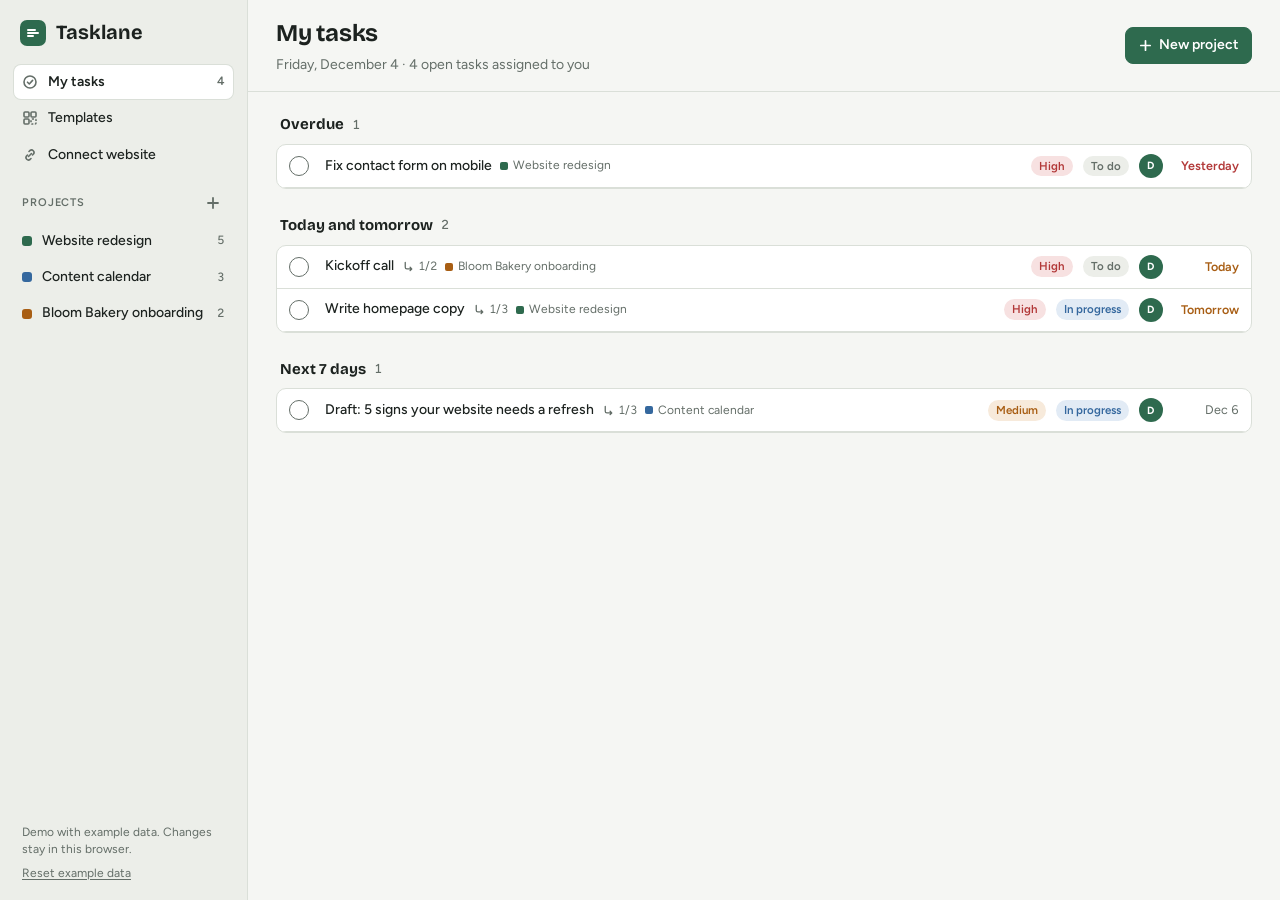
<file: demo/index.html>
<!doctype html>
<html lang="en">
<head>
<meta charset="utf-8">
<meta name="viewport" content="width=device-width, initial-scale=1, viewport-fit=cover">
<style>body{margin:0}img{max-width:100%}[hidden]{display:none!important}</style>
<title>Tasklane</title>
<link rel="preconnect" href="https://fonts.googleapis.com">
<link rel="preconnect" href="https://fonts.gstatic.com" crossorigin>
<link rel="stylesheet" href="https://fonts.googleapis.com/css2?family=Bricolage+Grotesque:opsz,wght@12..96,600;12..96,700&family=Figtree:wght@400;500;600;700&family=JetBrains+Mono:wght@400;500&display=swap">
<style>
/* Layout: fixed left rail (nav + projects), work area on the right, task detail slides in as a drawer. */
:root {
  --bg: #F5F6F3; --surface: #FFFFFF; --sunken: #ECEEE9; --fg: #1C221F; --muted: #646E68; --line: #DADFD8;
  --accent: #2E6A4E; --accent-soft: #E1EDE5; --on-accent: #FFFFFF;
  --info: #35689E; --info-soft: #E2EBF5; --warn: #A85E14; --warn-soft: #F7EADB; --danger: #B23838; --danger-soft: #F7E1E1;
  --ok: #2E7A4C; --ok-soft: #DFF0E5;
  --shadow: 0 1px 2px rgba(20,30,25,.06), 0 6px 24px rgba(20,30,25,.08);
  --f-display: "Bricolage Grotesque", "Avenir Next", "Segoe UI", system-ui, sans-serif;
  --f-body: "Figtree", "Segoe UI", system-ui, -apple-system, sans-serif;
  --f-mono: "JetBrains Mono", ui-monospace, "SFMono-Regular", Menlo, monospace;
}
@media (prefers-color-scheme: dark) { :root:not([data-theme="light"]) {
  --bg: #131715; --surface: #1B201D; --sunken: #232925; --fg: #E5EAE6; --muted: #98A39C; --line: #2F3732;
  --accent: #6DBE93; --accent-soft: #213329; --on-accent: #0E1912;
  --info: #84B2E3; --info-soft: #1F2C3B; --warn: #E3A35F; --warn-soft: #3A2C1C; --danger: #E88383; --danger-soft: #3B2222;
  --ok: #6DBE93; --ok-soft: #1F3328; --shadow: 0 1px 2px rgba(0,0,0,.3), 0 8px 28px rgba(0,0,0,.35); color-scheme: dark; } }
:root[data-theme="dark"] {
  --bg: #131715; --surface: #1B201D; --sunken: #232925; --fg: #E5EAE6; --muted: #98A39C; --line: #2F3732;
  --accent: #6DBE93; --accent-soft: #213329; --on-accent: #0E1912;
  --info: #84B2E3; --info-soft: #1F2C3B; --warn: #E3A35F; --warn-soft: #3A2C1C; --danger: #E88383; --danger-soft: #3B2222;
  --ok: #6DBE93; --ok-soft: #1F3328; --shadow: 0 1px 2px rgba(0,0,0,.3), 0 8px 28px rgba(0,0,0,.35); color-scheme: dark; }

html, body { height: 100%; }
body { background: var(--bg); color: var(--fg); font-family: var(--f-body); font-size: 14px; line-height: 1.45; }
* { box-sizing: border-box; }
button, input, select, textarea { font: inherit; color: inherit; }
button { cursor: pointer; }
:focus-visible { outline: 2px solid var(--accent); outline-offset: 2px; }
h1, h2, h3 { font-family: var(--f-display); text-wrap: balance; margin: 0; letter-spacing: -.01em; }

.app { display: grid; grid-template-columns: 248px minmax(0, 1fr); height: 100%; }
.side { background: var(--sunken); border-right: 1px solid var(--line); display: flex; flex-direction: column; gap: 18px;
  padding-block: 18px; padding-left: max(14px, env(safe-area-inset-left, 0px)); padding-right: 14px; overflow-y: auto; }
.brand { display: flex; align-items: center; gap: 10px; font-family: var(--f-display); font-weight: 700; font-size: 20px; padding: 0 6px; }
.brand-mark { width: 26px; height: 26px; border-radius: 7px; background: var(--accent); display: grid; place-items: center; }
.brand-mark svg { width: 16px; height: 16px; }
.nav { display: flex; flex-direction: column; gap: 2px; }
.nav-label { font-size: 11px; text-transform: uppercase; letter-spacing: .08em; color: var(--muted); font-weight: 600; padding: 0 8px 6px; display: flex; justify-content: space-between; align-items: center; }
.nav-item { display: flex; align-items: center; gap: 10px; padding: 7px 8px; border-radius: 7px; border: 0; background: none; text-align: left; width: 100%; font-weight: 500; }
.nav-item:hover { background: var(--line); }
.nav-item.active { background: var(--surface); box-shadow: 0 0 0 1px var(--line); font-weight: 600; }
.nav-item svg { width: 16px; height: 16px; flex: none; color: var(--muted); }
.nav-item .count { margin-left: auto; font-size: 12px; color: var(--muted); font-variant-numeric: tabular-nums; }
.dot { width: 10px; height: 10px; border-radius: 3px; flex: none; }
.icon-btn { border: 0; background: none; width: 26px; height: 26px; border-radius: 6px; display: grid; place-items: center; color: var(--muted); }
.icon-btn:hover { background: var(--line); color: var(--fg); }
.icon-btn svg { width: 16px; height: 16px; }
.side-foot { margin-top: auto; font-size: 12px; color: var(--muted); padding: 0 8px; display: flex; flex-direction: column; gap: 6px; }
.link-btn { border: 0; background: none; padding: 0; color: var(--muted); text-decoration: underline; text-underline-offset: 2px; text-align: left; font-size: 12px; }
.link-btn:hover { color: var(--fg); }

.main { min-width: 0; overflow-y: auto; display: flex; flex-direction: column; }
.top { position: sticky; top: 0; z-index: 5; background: var(--bg); border-bottom: 1px solid var(--line);
  padding-block: 16px 0; padding-left: 28px; padding-right: max(28px, env(safe-area-inset-right, 0px)); }
.top-row { display: flex; align-items: center; gap: 12px; flex-wrap: wrap; }
.top h1 { font-size: 24px; display: flex; align-items: center; gap: 10px; min-width: 0; }
.top h1 .dot { width: 14px; height: 14px; border-radius: 4px; }
.top-sub { color: var(--muted); margin: 4px 0 0; }
.top-actions { margin-left: auto; display: flex; gap: 8px; flex-wrap: wrap; }
.tabs { display: flex; gap: 4px; margin-top: 12px; }
.tab { border: 0; background: none; padding: 8px 12px; font-weight: 600; color: var(--muted); border-bottom: 2px solid transparent; display: flex; gap: 6px; align-items: center; }
.tab svg { width: 15px; height: 15px; }
.tab.active { color: var(--fg); border-bottom-color: var(--accent); }
.top.no-tabs { padding-bottom: 16px; }
.menu-btn { display: none; }
.content { padding-block: 22px 60px; padding-left: 28px; padding-right: max(28px, env(safe-area-inset-right, 0px)); }

.btn { border: 1px solid var(--line); background: var(--surface); padding: 7px 12px; border-radius: 8px; font-weight: 600; display: inline-flex; align-items: center; gap: 6px; white-space: nowrap; }
.btn:hover { border-color: var(--muted); }
.btn svg { width: 15px; height: 15px; }
.btn.primary { background: var(--accent); border-color: var(--accent); color: var(--on-accent); }
.btn.primary:hover { filter: brightness(1.07); }
.btn.danger { color: var(--danger); }
.btn.danger.armed { background: var(--danger); border-color: var(--danger); color: var(--surface); }
.btn.sm { padding: 4px 9px; font-size: 13px; }

/* List view */
.section { margin-bottom: 26px; }
.section-head { display: flex; align-items: center; gap: 8px; padding: 0 4px 8px; font-weight: 700; font-family: var(--f-display); font-size: 15px; }
.section-head .n { color: var(--muted); font-family: var(--f-body); font-weight: 500; font-size: 13px; font-variant-numeric: tabular-nums; }
.rows { background: var(--surface); border: 1px solid var(--line); border-radius: 10px; overflow: hidden; }
.row { display: grid; grid-template-columns: 26px minmax(0, 1fr) auto; align-items: center; gap: 10px; padding: 9px 12px; border-bottom: 1px solid var(--line); cursor: pointer; }
.row:hover { background: var(--sunken); }
.row.selected { background: var(--accent-soft); }
.row-title { min-width: 0; display: flex; align-items: center; gap: 8px; flex-wrap: wrap; }
.row-title .t { font-weight: 500; overflow-wrap: anywhere; }
.row.is-done .t { color: var(--muted); text-decoration: line-through; }
.row-meta { display: flex; align-items: center; gap: 10px; }
.meta-sub { font-size: 12px; color: var(--muted); display: inline-flex; gap: 3px; align-items: center; font-variant-numeric: tabular-nums; }
.meta-sub svg { width: 13px; height: 13px; }
.add-row { display: flex; gap: 8px; padding: 6px 12px; align-items: center; }
.add-row input { flex: 1; min-width: 0; border: 0; background: none; padding: 5px 0; outline: none; }
.add-row input::placeholder { color: var(--muted); }
.add-row svg { width: 15px; height: 15px; color: var(--muted); flex: none; margin-left: 5px; }

.check { width: 20px; height: 20px; border-radius: 50%; border: 1.5px solid var(--muted); background: none; display: grid; place-items: center; padding: 0; color: transparent; }
.check svg { width: 12px; height: 12px; }
.check:hover { border-color: var(--ok); color: var(--ok); }
.check.on { background: var(--ok); border-color: var(--ok); color: var(--surface); }

.avatar { width: 24px; height: 24px; border-radius: 50%; display: grid; place-items: center; font-size: 10.5px; font-weight: 700; color: #fff; flex: none; letter-spacing: .02em; }
.avatar.none { background: none; border: 1.5px dashed var(--line); color: var(--muted); }
.due { font-size: 12.5px; color: var(--muted); font-variant-numeric: tabular-nums; min-width: 66px; text-align: right; white-space: nowrap; }
.due.overdue { color: var(--danger); font-weight: 600; }
.due.soon { color: var(--warn); font-weight: 600; }
.chip { font-size: 11.5px; font-weight: 600; padding: 2px 8px; border-radius: 99px; white-space: nowrap; }
.chip.high { background: var(--danger-soft); color: var(--danger); }
.chip.medium { background: var(--warn-soft); color: var(--warn); }
.chip.low { background: var(--sunken); color: var(--muted); }
.chip.todo { background: var(--sunken); color: var(--muted); }
.chip.doing { background: var(--info-soft); color: var(--info); }
.chip.done { background: var(--ok-soft); color: var(--ok); }
.proj-chip { font-size: 12px; color: var(--muted); display: inline-flex; align-items: center; gap: 5px; }
.proj-chip .dot { width: 8px; height: 8px; border-radius: 2px; }

/* Board view */
.board-wrap { overflow-x: auto; padding-bottom: 10px; }
.board { display: grid; grid-template-columns: repeat(3, minmax(260px, 1fr)); gap: 14px; align-items: start; min-width: 820px; }
.col { background: var(--sunken); border-radius: 12px; padding: 10px; display: flex; flex-direction: column; gap: 8px; min-height: 160px; border: 2px solid transparent; }
.col.drop { border-color: var(--accent); border-style: dashed; }
.col-head { display: flex; align-items: center; gap: 8px; padding: 2px 4px 4px; font-weight: 700; font-family: var(--f-display); }
.col-head .n { color: var(--muted); font-family: var(--f-body); font-weight: 500; font-size: 13px; }
.card { background: var(--surface); border: 1px solid var(--line); border-radius: 9px; padding: 10px 12px; display: flex; flex-direction: column; gap: 8px; cursor: grab; }
.card:hover { border-color: var(--muted); }
.card.dragging { opacity: .45; }
.card-title { font-weight: 600; overflow-wrap: anywhere; }
.card.is-done .card-title { color: var(--muted); text-decoration: line-through; }
.card-foot { display: flex; align-items: center; gap: 8px; }
.card-foot .due { margin-left: auto; min-width: 0; }
.progress { height: 4px; background: var(--sunken); border-radius: 4px; overflow: hidden; }
.progress i { display: block; height: 100%; background: var(--ok); }
.col-add { border: 1px dashed var(--line); background: none; border-radius: 8px; padding: 7px; color: var(--muted); font-weight: 600; text-align: left; display: flex; gap: 6px; align-items: center; }
.col-add:hover { color: var(--fg); border-color: var(--muted); }
.col-add svg { width: 14px; height: 14px; }

/* Drawer */
.scrim { position: fixed; inset: 0; background: rgba(10,15,12,.28); z-index: 20; }
.drawer { position: fixed; top: 0; right: 0; bottom: 0; width: min(460px, 100%); background: var(--surface); border-left: 1px solid var(--line); box-shadow: var(--shadow);
  z-index: 30; display: flex; flex-direction: column; padding-top: env(safe-area-inset-top, 0px); padding-bottom: env(safe-area-inset-bottom, 0px); padding-right: env(safe-area-inset-right, 0px); animation: slide .18s ease-out; }
@keyframes slide { from { transform: translateX(24px); opacity: .6; } to { transform: none; opacity: 1; } }
.drawer-head { display: flex; align-items: center; gap: 8px; padding: 12px 16px; border-bottom: 1px solid var(--line); }
.drawer-body { padding: 18px 20px 30px; overflow-y: auto; display: flex; flex-direction: column; gap: 18px; }
.title-input { font-family: var(--f-display); font-size: 21px; font-weight: 700; border: 1px solid transparent; border-radius: 8px; padding: 4px 6px; margin: -4px -6px; background: none; width: calc(100% + 12px); resize: none; }
.title-input:hover, .title-input:focus { border-color: var(--line); outline: none; }
.fields { display: grid; grid-template-columns: 96px minmax(0, 1fr); gap: 10px 12px; align-items: center; }
.fields label { color: var(--muted); font-size: 13px; }
.field { border: 1px solid var(--line); background: var(--surface); border-radius: 7px; padding: 6px 8px; width: 100%; }
textarea.field { min-height: 90px; resize: vertical; line-height: 1.5; }
.block-label { font-size: 11px; text-transform: uppercase; letter-spacing: .08em; color: var(--muted); font-weight: 600; margin-bottom: 8px; display: flex; justify-content: space-between; }
.subs { display: flex; flex-direction: column; border: 1px solid var(--line); border-radius: 9px; overflow: hidden; }
.sub { display: flex; align-items: center; gap: 10px; padding: 7px 10px; border-bottom: 1px solid var(--line); }
.sub .check { width: 18px; height: 18px; }
.sub span { flex: 1; min-width: 0; overflow-wrap: anywhere; }
.sub.done span { color: var(--muted); text-decoration: line-through; }
.sub .icon-btn { opacity: .5; }
.sub:hover .icon-btn { opacity: 1; }

/* Modal */
.modal-wrap { position: fixed; inset: 0; z-index: 40; display: grid; place-items: center; background: rgba(10,15,12,.35); padding: 16px; }
.modal { background: var(--surface); border-radius: 14px; box-shadow: var(--shadow); width: min(520px, 100%); max-height: calc(100% - 20px); overflow-y: auto; padding: 22px; display: flex; flex-direction: column; gap: 16px; }
.modal h2 { font-size: 20px; }
.form-grid { display: flex; flex-direction: column; gap: 6px; }
.form-grid label { font-weight: 600; font-size: 13px; }
.hint { color: var(--muted); font-size: 12.5px; margin: 0; }
.modal-actions { display: flex; justify-content: flex-end; gap: 8px; }
.choice-list { display: flex; flex-direction: column; gap: 6px; }
.choice { display: flex; gap: 10px; align-items: flex-start; border: 1px solid var(--line); border-radius: 9px; padding: 10px 12px; cursor: pointer; }
.choice:has(input:checked) { border-color: var(--accent); background: var(--accent-soft); }
.choice input { margin-top: 3px; accent-color: var(--accent); }
.choice b { display: block; }
.choice small { color: var(--muted); }
.swatches { display: flex; gap: 8px; flex-wrap: wrap; }
.swatch { width: 26px; height: 26px; border-radius: 7px; border: 2px solid transparent; padding: 0; }
.swatch.on { border-color: var(--fg); }

/* Templates & connect pages */
.grid-cards { display: grid; grid-template-columns: repeat(auto-fill, minmax(270px, 1fr)); gap: 14px; }
.panel { background: var(--surface); border: 1px solid var(--line); border-radius: 12px; padding: 18px; display: flex; flex-direction: column; gap: 12px; min-width: 0; }
.panel h3 { font-size: 17px; }
.panel p { margin: 0; color: var(--muted); }
.tpl-tasks { margin: 0; padding: 0; list-style: none; display: flex; flex-direction: column; gap: 5px; font-size: 13px; }
.tpl-tasks li { display: flex; gap: 8px; align-items: baseline; }
.tpl-tasks li::before { content: ""; width: 7px; height: 7px; border-radius: 50%; border: 1.5px solid var(--muted); flex: none; transform: translateY(1px); }
.tpl-tasks .more { color: var(--muted); }
.tpl-tasks .more::before { display: none; }
.panel-actions { display: flex; gap: 8px; margin-top: auto; flex-wrap: wrap; }
.tag { font-size: 11px; text-transform: uppercase; letter-spacing: .08em; font-weight: 700; color: var(--accent); }

.notice { background: var(--info-soft); color: var(--fg); border-radius: 10px; padding: 12px 14px; margin-bottom: 20px; display: flex; gap: 10px; align-items: flex-start; }
.notice svg { width: 18px; height: 18px; color: var(--info); flex: none; margin-top: 1px; }
.conn-section { margin-bottom: 32px; }
.conn-section > h2 { font-size: 19px; margin-bottom: 4px; }
.conn-section > .hint { margin-bottom: 14px; font-size: 13.5px; max-width: 68ch; }
.two { display: grid; grid-template-columns: minmax(0, 1fr) minmax(0, 1fr); gap: 14px; }
.code { font-family: var(--f-mono); font-size: 12.5px; background: var(--sunken); border: 1px solid var(--line); border-radius: 9px; padding: 12px 14px; overflow-x: auto; white-space: pre; margin: 0; line-height: 1.6; }
.code-wrap { position: relative; }
.code-wrap .btn { position: absolute; top: 8px; right: 8px; }

/* Faux website for the widget preview */
.site { border: 1px solid var(--line); border-radius: 12px; overflow: hidden; background: var(--surface); }
.site-bar { background: var(--sunken); padding: 8px 12px; display: flex; gap: 6px; align-items: center; border-bottom: 1px solid var(--line); }
.site-bar i { width: 9px; height: 9px; border-radius: 50%; background: var(--line); }
.site-bar span { margin-left: 8px; font-family: var(--f-mono); font-size: 11.5px; color: var(--muted); background: var(--surface); padding: 2px 10px; border-radius: 99px; }
.site-body { padding: 20px; display: flex; flex-direction: column; gap: 14px; }
.site-body .fake-h { height: 12px; width: 55%; background: var(--sunken); border-radius: 4px; }
.site-body .fake-p { height: 8px; width: 85%; background: var(--sunken); border-radius: 4px; }
.widget { border: 1px solid var(--line); border-radius: 12px; padding: 16px; display: flex; flex-direction: column; gap: 10px; box-shadow: var(--shadow); }
.widget h4 { margin: 0; font-family: var(--f-display); font-size: 16px; }
.widget .field { font-size: 13.5px; }
.widget button[type="submit"] { border: 0; border-radius: 8px; padding: 9px; font-weight: 700; color: #fff; }
.wh-list { display: flex; flex-direction: column; gap: 6px; }
.wh { display: flex; gap: 10px; align-items: center; border: 1px solid var(--line); border-radius: 9px; padding: 8px 10px; flex-wrap: wrap; }
.wh code { font-family: var(--f-mono); font-size: 12.5px; overflow-wrap: anywhere; min-width: 0; flex: 1; }
.log { font-family: var(--f-mono); font-size: 12px; color: var(--muted); max-height: 180px; overflow: auto; background: var(--sunken); border-radius: 9px; padding: 10px 12px; white-space: pre-wrap; margin: 0; }
.inline-form { display: flex; gap: 8px; flex-wrap: wrap; }
.inline-form .field { flex: 1; min-width: 160px; width: auto; }

.empty { text-align: center; color: var(--muted); padding: 40px 16px; border: 1px dashed var(--line); border-radius: 12px; }
.empty b { color: var(--fg); display: block; font-family: var(--f-display); font-size: 17px; margin-bottom: 4px; }

.toast { position: fixed; left: 50%; bottom: calc(22px + env(safe-area-inset-bottom, 0px)); transform: translateX(-50%); background: var(--fg); color: var(--bg); padding: 10px 16px; border-radius: 10px; font-weight: 600; z-index: 50; box-shadow: var(--shadow); max-width: calc(100% - 32px); }

@media (max-width: 860px) {
  .app { grid-template-columns: minmax(0, 1fr); }
  .side { position: fixed; top: 0; bottom: 0; left: 0; width: 264px; z-index: 35; transform: translateX(-105%); transition: transform .2s; padding-top: calc(18px + env(safe-area-inset-top, 0px)); }
  .side.open { transform: none; box-shadow: var(--shadow); }
  .menu-btn { display: grid; }
  .top, .content { padding-left: max(16px, env(safe-area-inset-left, 0px)); padding-right: max(16px, env(safe-area-inset-right, 0px)); }
  .top { top: env(safe-area-inset-top, 0px); }
  .two { grid-template-columns: minmax(0, 1fr); }
}
@media (max-width: 520px) {
  .row { grid-template-columns: 26px minmax(0, 1fr); }
  .row-meta { grid-column: 2; flex-wrap: wrap; }
  .due { text-align: left; min-width: 0; }
  .top-actions { margin-left: 0; width: 100%; }
}
@media (prefers-reduced-motion: reduce) { * { animation: none !important; transition: none !important; } }
body::before { content: ""; position: fixed; inset: 0 0 auto; height: env(safe-area-inset-top, 0px); z-index: 10; background: var(--bg); }
</style>
</head>
<body>

<div class="app">
  <aside class="side" id="side"></aside>
  <main class="main" id="main"></main>
</div>
<div id="layer"></div>
<div id="toast" class="toast" hidden></div>

<script>
const I = {
  check: '<svg viewBox="0 0 16 16" fill="none" stroke="currentColor" stroke-width="2.2" stroke-linecap="round" stroke-linejoin="round"><path d="M3.5 8.5l3 3 6-7"/></svg>',
  home: '<svg viewBox="0 0 16 16" fill="none" stroke="currentColor" stroke-width="1.6" stroke-linecap="round" stroke-linejoin="round"><circle cx="8" cy="8" r="6"/><path d="M5.5 8.2l1.8 1.8 3.3-3.6"/></svg>',
  tpl: '<svg viewBox="0 0 16 16" fill="none" stroke="currentColor" stroke-width="1.6" stroke-linejoin="round"><rect x="2" y="2" width="5" height="5" rx="1"/><rect x="9" y="2" width="5" height="5" rx="1"/><rect x="2" y="9" width="5" height="5" rx="1"/><rect x="9" y="9" width="5" height="5" rx="1" stroke-dasharray="2 1.5"/></svg>',
  plug: '<svg viewBox="0 0 16 16" fill="none" stroke="currentColor" stroke-width="1.6" stroke-linecap="round" stroke-linejoin="round"><path d="M6.5 9.5l3-3M7 4.5l1-1a2.5 2.5 0 013.5 3.5l-1 1M9 11.5l-1 1A2.5 2.5 0 014.5 9l1-1"/></svg>',
  plus: '<svg viewBox="0 0 16 16" fill="none" stroke="currentColor" stroke-width="1.8" stroke-linecap="round"><path d="M8 3v10M3 8h10"/></svg>',
  list: '<svg viewBox="0 0 16 16" fill="none" stroke="currentColor" stroke-width="1.6" stroke-linecap="round"><path d="M5.5 4h8M5.5 8h8M5.5 12h8"/><circle cx="2.5" cy="4" r=".6" fill="currentColor"/><circle cx="2.5" cy="8" r=".6" fill="currentColor"/><circle cx="2.5" cy="12" r=".6" fill="currentColor"/></svg>',
  board: '<svg viewBox="0 0 16 16" fill="none" stroke="currentColor" stroke-width="1.6" stroke-linejoin="round"><rect x="2" y="2.5" width="3.4" height="11" rx="1"/><rect x="6.3" y="2.5" width="3.4" height="7" rx="1"/><rect x="10.6" y="2.5" width="3.4" height="9" rx="1"/></svg>',
  x: '<svg viewBox="0 0 16 16" fill="none" stroke="currentColor" stroke-width="1.8" stroke-linecap="round"><path d="M4 4l8 8M12 4l-8 8"/></svg>',
  menu: '<svg viewBox="0 0 16 16" fill="none" stroke="currentColor" stroke-width="1.8" stroke-linecap="round"><path d="M2.5 4.5h11M2.5 8h11M2.5 11.5h11"/></svg>',
  sub: '<svg viewBox="0 0 16 16" fill="none" stroke="currentColor" stroke-width="1.6" stroke-linecap="round" stroke-linejoin="round"><path d="M4 3v6a2 2 0 002 2h6M10 9l2 2-2 2"/></svg>',
  save: '<svg viewBox="0 0 16 16" fill="none" stroke="currentColor" stroke-width="1.6" stroke-linejoin="round"><rect x="2.5" y="2.5" width="11" height="11" rx="1.5"/><path d="M5 2.5v4h6v-4"/></svg>',
  info: '<svg viewBox="0 0 16 16" fill="none" stroke="currentColor" stroke-width="1.6" stroke-linecap="round"><circle cx="8" cy="8" r="6.2"/><path d="M8 7.2v4M8 4.9v.1"/></svg>',
  logo: '<svg viewBox="0 0 16 16" fill="none" stroke="var(--on-accent)" stroke-width="2" stroke-linecap="round"><path d="M3 5h7M3 8h10M3 11h5"/></svg>'
};
const STATUSES = [['todo', 'To do'], ['doing', 'In progress'], ['done', 'Done']];
const STATUS_NAME = Object.fromEntries(STATUSES);
const COLORS = ['#2E6A4E', '#35689E', '#A85E14', '#8A4F9E', '#B23838', '#2F8A8A'];
const ME = 'p1';
const STORE_KEY = 'tasklane-demo-v1';

const uid = p => p + Math.random().toString(36).slice(2, 9);
const pad = n => String(n).padStart(2, '0');
function dayStr(offset) { const d = new Date(); d.setHours(12, 0, 0, 0); d.setDate(d.getDate() + offset); return `${d.getFullYear()}-${pad(d.getMonth() + 1)}-${pad(d.getDate())}`; }
function dayDiff(s) { if (!s) return null; const [y, m, d] = s.split('-').map(Number); const t = new Date(); t.setHours(12, 0, 0, 0); return Math.round((new Date(y, m - 1, d, 12) - t) / 864e5); }
function dueLabel(s) {
  const n = dayDiff(s); if (n === null) return '';
  if (n === 0) return 'Today'; if (n === 1) return 'Tomorrow'; if (n === -1) return 'Yesterday';
  const [y, m, d] = s.split('-').map(Number);
  return new Date(y, m - 1, d).toLocaleDateString(undefined, { month: 'short', day: 'numeric' });
}
const esc = s => String(s ?? '').replace(/[&<>"']/g, c => ({ '&': '&amp;', '<': '&lt;', '>': '&gt;', '"': '&quot;', "'": '&#39;' }[c]));

function seed() {
  const people = [
    { id: 'p1', name: 'Donna', color: '#2E6A4E' },
    { id: 'p2', name: 'Sam Rivera', color: '#35689E' },
    { id: 'p3', name: 'Priya Shah', color: '#A85E14' },
    { id: 'p4', name: 'Leo Chen', color: '#8A4F9E' }
  ];
  const projects = [
    { id: 'pr1', name: 'Website redesign', color: '#2E6A4E', desc: 'New homepage, services pages and blog for a client site.' },
    { id: 'pr2', name: 'Content calendar', color: '#35689E', desc: 'Blog posts and newsletters for Q4.' },
    { id: 'pr3', name: 'Bloom Bakery onboarding', color: '#A85E14', desc: 'Getting a new client set up.' }
  ];
  const T = (projectId, title, status, assignee, due, priority, subs = [], desc = '') => ({
    id: uid('t'), projectId, title, status, assignee, due: due === null ? '' : dayStr(due), priority, desc,
    subtasks: subs.map(([t, d]) => ({ id: uid('s'), title: t, done: !!d })), created: Date.now()
  });
  const tasks = [
    T('pr1', 'Write homepage copy', 'doing', 'p1', 1, 'high', [['Hero headline', 1], ['Services summary', 0], ['Call-to-action text', 0]], 'Keep it short. Client wants the booking button above the fold.'),
    T('pr1', 'Design homepage mockup', 'doing', 'p3', 3, 'high', [['Desktop layout', 1], ['Mobile layout', 0]]),
    T('pr1', 'Set up staging site', 'done', 'p2', -4, 'medium'),
    T('pr1', 'Collect logo and brand colors', 'done', 'p1', -6, 'low'),
    T('pr1', 'Build services pages', 'todo', 'p2', 8, 'medium', [['Web design', 0], ['SEO', 0], ['Maintenance plans', 0]]),
    T('pr1', 'Fix contact form on mobile', 'todo', 'p1', -1, 'high', [], 'Reported via the website request form. Submit button is hidden behind the cookie banner on iPhone.'),
    T('pr1', 'Speed check before launch', 'todo', 'p4', 12, 'low'),
    T('pr2', 'Draft: 5 signs your website needs a refresh', 'doing', 'p1', 2, 'medium', [['Outline', 1], ['First draft', 0], ['Pick header image', 0]]),
    T('pr2', 'October newsletter', 'todo', 'p3', 6, 'medium'),
    T('pr2', 'Schedule social posts for launch week', 'todo', 'p4', 9, 'low'),
    T('pr2', 'Publish case study', 'done', 'p1', -2, 'medium'),
    T('pr3', 'Send welcome email and contract', 'done', 'p1', -3, 'high'),
    T('pr3', 'Kickoff call', 'todo', 'p1', 0, 'high', [['Prepare agenda', 1], ['Send calendar invite', 0]]),
    T('pr3', 'Get hosting and domain logins', 'todo', 'p2', 4, 'medium')
  ];
  const templates = [
    { id: 'tp1', name: 'Website launch checklist', desc: 'Everything from brand assets to going live.', tasks: [
      { title: 'Collect brand assets', priority: 'medium', offset: 2, subtasks: ['Logo files', 'Brand colors', 'Fonts'] },
      { title: 'Sitemap and wireframes', priority: 'medium', offset: 5, subtasks: [] },
      { title: 'Design homepage', priority: 'high', offset: 10, subtasks: ['Desktop', 'Mobile'] },
      { title: 'Build inner pages', priority: 'medium', offset: 18, subtasks: [] },
      { title: 'Test on phones and tablets', priority: 'high', offset: 22, subtasks: [] },
      { title: 'SEO basics: titles, descriptions, sitemap', priority: 'medium', offset: 24, subtasks: [] },
      { title: 'Go live and point the domain', priority: 'high', offset: 26, subtasks: ['Update DNS', 'Check SSL', 'Submit to Google'] }
    ] },
    { id: 'tp2', name: 'New client onboarding', desc: 'Welcome a client and get access to what you need.', tasks: [
      { title: 'Send welcome email and contract', priority: 'high', offset: 0, subtasks: [] },
      { title: 'Kickoff call', priority: 'high', offset: 3, subtasks: ['Prepare agenda', 'Send calendar invite'] },
      { title: 'Get hosting and domain logins', priority: 'medium', offset: 5, subtasks: [] },
      { title: 'Set up shared folder', priority: 'low', offset: 5, subtasks: [] }
    ] },
    { id: 'tp3', name: 'Blog post', desc: 'One post from idea to published.', tasks: [
      { title: 'Outline', priority: 'medium', offset: 1, subtasks: [] },
      { title: 'First draft', priority: 'medium', offset: 4, subtasks: [] },
      { title: 'Edit and add images', priority: 'low', offset: 6, subtasks: [] },
      { title: 'Publish and share', priority: 'medium', offset: 7, subtasks: ['Post on LinkedIn', 'Add to newsletter'] }
    ] }
  ];
  return { people, projects, tasks, templates, webhooks: [{ id: uid('w'), url: 'https://hooks.zapier.com/hooks/catch/123/abc', event: 'task.completed' }],
    apiKey: 'tl_live_' + Math.random().toString(36).slice(2, 14), widget: { projectId: 'pr1', title: 'Request a website change', color: '#2E6A4E' } };
}

let S;
try { S = JSON.parse(localStorage.getItem(STORE_KEY)) || seed(); } catch (e) { S = seed(); }
const ui = { view: 'home', projectId: null, mode: 'list', openTask: null, armDelete: false, sideOpen: false, log: [] };
try { Object.assign(ui, JSON.parse(localStorage.getItem(STORE_KEY + '-ui')) || {}, { openTask: null, armDelete: false, sideOpen: false, log: [] }); } catch (e) {}
if (ui.view === 'project' && !S.projects.some(p => p.id === ui.projectId)) ui.view = 'home';

function save() {
  try { localStorage.setItem(STORE_KEY, JSON.stringify(S)); localStorage.setItem(STORE_KEY + '-ui', JSON.stringify({ view: ui.view, projectId: ui.projectId, mode: ui.mode })); } catch (e) {}
}
const person = id => S.people.find(p => p.id === id);
const project = id => S.projects.find(p => p.id === id);
const task = id => S.tasks.find(t => t.id === id);
const initials = n => n.split(' ').map(w => w[0]).join('').slice(0, 2).toUpperCase();
function avatar(id) { const p = person(id); return p ? `<span class="avatar" style="background:${p.color}" title="${esc(p.name)}">${initials(p.name)}</span>` : '<span class="avatar none" title="Unassigned">?</span>'; }
function dueHtml(t) {
  if (!t.due) return '<span class="due"></span>';
  const n = dayDiff(t.due); const cls = t.status !== 'done' && n < 0 ? 'overdue' : t.status !== 'done' && n <= 1 ? 'soon' : '';
  return `<span class="due ${cls}">${dueLabel(t.due)}</span>`;
}
function toast(msg) { const el = document.getElementById('toast'); el.textContent = msg; el.hidden = false; clearTimeout(toast.t); toast.t = setTimeout(() => el.hidden = true, 2600); }
function notify(event, t) {
  S.webhooks.filter(w => w.event === event || w.event === 'all').forEach(w => {
    ui.log.unshift(`${new Date().toLocaleTimeString()}  POST ${w.url}\n${JSON.stringify({ event, task: { id: t.id, title: t.title, status: t.status, project: project(t.projectId)?.name } })}`);
  });
}

/* ---------- Sidebar ---------- */
function renderSide() {
  const open = S.tasks.filter(t => t.assignee === ME && t.status !== 'done').length;
  const nav = (view, icon, label, extra = '') => `<button class="nav-item ${ui.view === view ? 'active' : ''}" data-act="go" data-view="${view}">${icon}<span>${label}</span>${extra}</button>`;
  document.getElementById('side').className = 'side' + (ui.sideOpen ? ' open' : '');
  document.getElementById('side').innerHTML = `
    <div class="brand"><span class="brand-mark">${I.logo}</span>Tasklane</div>
    <nav class="nav">
      ${nav('home', I.home, 'My tasks', `<span class="count">${open}</span>`)}
      ${nav('templates', I.tpl, 'Templates')}
      ${nav('connect', I.plug, 'Connect website')}
    </nav>
    <nav class="nav">
      <div class="nav-label">Projects <button class="icon-btn" data-act="new-project" title="New project" aria-label="New project">${I.plus}</button></div>
      ${S.projects.map(p => `<button class="nav-item ${ui.view === 'project' && ui.projectId === p.id ? 'active' : ''}" data-act="open-project" data-id="${p.id}">
        <span class="dot" style="background:${p.color}"></span><span>${esc(p.name)}</span><span class="count">${S.tasks.filter(t => t.projectId === p.id && t.status !== 'done').length}</span></button>`).join('')}
    </nav>
    <div class="side-foot">
      <span>Demo with example data. Changes stay in this browser.</span>
      <button class="link-btn" data-act="reset">Reset example data</button>
    </div>`;
}

/* ---------- Main ---------- */
function header(title, sub, actions = '', tabs = '') {
  return `<div class="top ${tabs ? '' : 'no-tabs'}"><div class="top-row">
    <button class="icon-btn menu-btn" data-act="menu" aria-label="Open menu">${I.menu}</button>
    <div style="min-width:0"><h1>${title}</h1>${sub ? `<p class="top-sub">${sub}</p>` : ''}</div>
    <div class="top-actions">${actions}</div></div>${tabs}</div>`;
}
function rowHtml(t, showProject) {
  const done = t.subtasks.filter(s => s.done).length; const p = project(t.projectId);
  return `<div class="row ${t.status === 'done' ? 'is-done' : ''} ${ui.openTask === t.id ? 'selected' : ''}" data-act="open-task" data-id="${t.id}">
    <button class="check ${t.status === 'done' ? 'on' : ''}" data-act="toggle" data-id="${t.id}" aria-label="Mark complete">${I.check}</button>
    <div class="row-title"><span class="t">${esc(t.title)}</span>
      ${t.subtasks.length ? `<span class="meta-sub">${I.sub}${done}/${t.subtasks.length}</span>` : ''}
      ${showProject && p ? `<span class="proj-chip"><span class="dot" style="background:${p.color}"></span>${esc(p.name)}</span>` : ''}</div>
    <div class="row-meta">${t.priority !== 'low' && t.status !== 'done' ? `<span class="chip ${t.priority}">${t.priority === 'high' ? 'High' : 'Medium'}</span>` : ''}
      ${showProject ? `<span class="chip ${t.status}">${STATUS_NAME[t.status]}</span>` : ''}${avatar(t.assignee)}${dueHtml(t)}</div>
  </div>`;
}
const byDue = (a, b) => (a.due || '9999') < (b.due || '9999') ? -1 : (a.due || '9999') > (b.due || '9999') ? 1 : 0;

function renderHome() {
  const mine = S.tasks.filter(t => t.assignee === ME && t.status !== 'done').sort(byDue);
  const groups = [
    ['Overdue', mine.filter(t => t.due && dayDiff(t.due) < 0)],
    ['Today and tomorrow', mine.filter(t => t.due && dayDiff(t.due) >= 0 && dayDiff(t.due) <= 1)],
    ['Next 7 days', mine.filter(t => t.due && dayDiff(t.due) > 1 && dayDiff(t.due) <= 7)],
    ['Later', mine.filter(t => t.due && dayDiff(t.due) > 7)],
    ['No due date', mine.filter(t => !t.due)]
  ].filter(g => g[1].length);
  const today = new Date().toLocaleDateString(undefined, { weekday: 'long', month: 'long', day: 'numeric' });
  return header('My tasks', `${today} · ${mine.length} open task${mine.length === 1 ? '' : 's'} assigned to you`, `<button class="btn primary" data-act="new-project">${I.plus}New project</button>`) +
    `<div class="content">${groups.length ? groups.map(([name, list]) => `<div class="section"><div class="section-head">${name}<span class="n">${list.length}</span></div>
      <div class="rows">${list.map(t => rowHtml(t, true)).join('')}</div></div>`).join('')
      : '<div class="empty"><b>All clear</b>Nothing is assigned to you right now.</div>'}</div>`;
}

function renderProject() {
  const p = project(ui.projectId); const tasks = S.tasks.filter(t => t.projectId === p.id);
  const doneN = tasks.filter(t => t.status === 'done').length;
  const tabs = `<div class="tabs" role="tablist">
    <button class="tab ${ui.mode === 'list' ? 'active' : ''}" data-act="mode" data-mode="list">${I.list}List</button>
    <button class="tab ${ui.mode === 'board' ? 'active' : ''}" data-act="mode" data-mode="board">${I.board}Board</button></div>`;
  const actions = `<button class="btn" data-act="save-template">${I.save}Save as template</button><button class="btn primary" data-act="quick-add" data-status="todo">${I.plus}Add task</button>`;
  let body;
  if (ui.mode === 'list') {
    body = STATUSES.map(([key, name]) => {
      const list = tasks.filter(t => t.status === key).sort(byDue);
      return `<div class="section"><div class="section-head"><span class="chip ${key}">${name}</span><span class="n">${list.length}</span></div>
        <div class="rows">${list.map(t => rowHtml(t, false)).join('')}
        <form class="add-row" data-form="add" data-status="${key}">${I.plus}<input id="add-${key}" name="title" placeholder="Add a task to ${name.toLowerCase()}…" autocomplete="off"></form></div></div>`;
    }).join('');
  } else {
    body = `<div class="board-wrap"><div class="board">${STATUSES.map(([key, name]) => {
      const list = tasks.filter(t => t.status === key).sort(byDue);
      return `<div class="col" data-col="${key}"><div class="col-head"><span class="chip ${key}">${name}</span><span class="n">${list.length}</span></div>
        ${list.map(t => { const d = t.subtasks.filter(s => s.done).length; return `<div class="card ${t.status === 'done' ? 'is-done' : ''}" draggable="true" data-act="open-task" data-id="${t.id}">
          <div class="card-title">${esc(t.title)}</div>
          ${t.subtasks.length ? `<div class="progress" title="${d} of ${t.subtasks.length} subtasks done"><i style="width:${d / t.subtasks.length * 100}%"></i></div>` : ''}
          <div class="card-foot">${avatar(t.assignee)}${t.priority !== 'low' && t.status !== 'done' ? `<span class="chip ${t.priority}">${t.priority === 'high' ? 'High' : 'Medium'}</span>` : ''}${t.subtasks.length ? `<span class="meta-sub">${I.sub}${d}/${t.subtasks.length}</span>` : ''}${dueHtml(t)}</div></div>`; }).join('')}
        <button class="col-add" data-act="quick-add" data-status="${key}">${I.plus}Add task</button></div>`;
    }).join('')}</div></div>`;
  }
  return header(`<span class="dot" style="background:${p.color}"></span>${esc(p.name)}`, `${esc(p.desc || '')}${p.desc ? ' · ' : ''}${doneN} of ${tasks.length} done`, actions, tabs) + `<div class="content">${body}</div>`;
}

function renderTemplates() {
  return header('Templates', 'Start a project with its tasks, subtasks and due dates already filled in.', `<button class="btn primary" data-act="new-template">${I.plus}New template</button>`) +
    `<div class="content">${S.templates.length ? `<div class="grid-cards">${S.templates.map(tp => `<div class="panel">
      <span class="tag">${tp.tasks.length} tasks</span><h3>${esc(tp.name)}</h3><p>${esc(tp.desc || '')}</p>
      <ul class="tpl-tasks">${tp.tasks.slice(0, 4).map(t => `<li>${esc(t.title)}</li>`).join('')}${tp.tasks.length > 4 ? `<li class="more">and ${tp.tasks.length - 4} more</li>` : ''}</ul>
      <div class="panel-actions"><button class="btn primary sm" data-act="use-template" data-id="${tp.id}">Use template</button>
      <button class="btn sm danger ${ui.armDelete === tp.id ? 'armed' : ''}" data-act="del-template" data-id="${tp.id}">${ui.armDelete === tp.id ? 'Click again to delete' : 'Delete'}</button></div></div>`).join('')}</div>`
      : '<div class="empty"><b>No templates yet</b>Create one here, or open a project and choose Save as template.</div>'}</div>`;
}

function renderConnect() {
  const w = S.widget; const wp = project(w.projectId) || S.projects[0];
  const snippet = `<script src="https://app.your-tasklane.com/widget.js"\n  data-project="${wp ? wp.id : ''}"\n  data-title="${esc(w.title)}"\n  data-color="${w.color}" async><\/script>`;
  const curl = `curl https://app.your-tasklane.com/api/v1/tasks \\\n  -H "Authorization: Bearer ${S.apiKey}" \\\n  -d project=${wp ? wp.id : 'PROJECT_ID'} \\\n  -d title="Update pricing page" \\\n  -d due=${dayStr(7)}`;
  return header('Connect website', 'Let your website send requests in as tasks, and tell other tools when work changes.') + `<div class="content">
    <div class="notice">${I.info}<div>In this prototype the request form and notifications run inside this page so you can try them. To use them on a real website, Tasklane needs to be hosted first.</div></div>

    <section class="conn-section"><h2>Request form for your website</h2>
      <p class="hint">Paste one line of code on any page (WordPress, Webflow, Shopify, plain HTML). Visitors or clients fill in the form, and each request appears as a task in the project you pick.</p>
      <div class="two">
        <div class="panel">
          <div class="form-grid"><label for="w-project">Send requests to</label>
            <select class="field" id="w-project" data-widget="projectId">${S.projects.map(p => `<option value="${p.id}" ${p.id === wp?.id ? 'selected' : ''}>${esc(p.name)}</option>`).join('')}</select></div>
          <div class="form-grid"><label for="w-title">Form heading</label><input class="field" id="w-title" data-widget="title" value="${esc(w.title)}"></div>
          <div class="form-grid"><label>Button color</label><div class="swatches">${COLORS.map(c => `<button class="swatch ${c === w.color ? 'on' : ''}" style="background:${c}" data-act="w-color" data-color="${c}" aria-label="Color ${c}"></button>`).join('')}</div></div>
          <div class="form-grid"><label>Embed code</label><div class="code-wrap"><pre class="code" id="snippet">${esc(snippet)}</pre><button class="btn sm" data-act="copy" data-target="snippet">Copy</button></div></div>
        </div>
        <div class="site"><div class="site-bar"><i></i><i></i><i></i><span>yourclient.com/contact</span></div>
          <div class="site-body"><div class="fake-h"></div><div class="fake-p"></div><div class="fake-p" style="width:70%"></div>
            <form class="widget" data-form="widget">
              <h4>${esc(w.title)}</h4>
              <input class="field" id="wf-name" name="name" placeholder="Your name" required>
              <input class="field" id="wf-email" name="email" type="email" placeholder="Email">
              <textarea class="field" id="wf-msg" name="msg" placeholder="What would you like changed?" required style="min-height:70px"></textarea>
              <button type="submit" style="background:${w.color}">Send request</button>
            </form></div></div>
      </div>
    </section>

    <section class="conn-section"><h2>Notify other tools</h2>
      <p class="hint">When a task is created or completed, Tasklane sends the details to a web address you choose. Use it with Zapier, Make, Slack or your own site.</p>
      <div class="panel">
        <div class="wh-list">${S.webhooks.map(h => `<div class="wh"><span class="chip doing">${h.event === 'all' ? 'Any change' : h.event === 'task.created' ? 'Task created' : 'Task completed'}</span><code>${esc(h.url)}</code><button class="icon-btn" data-act="del-hook" data-id="${h.id}" aria-label="Remove">${I.x}</button></div>`).join('') || '<p class="hint">No notifications set up yet.</p>'}</div>
        <form class="inline-form" data-form="hook"><input class="field" id="hook-url" name="url" type="url" placeholder="https://hooks.example.com/…" required>
          <select class="field" id="hook-event" name="event" style="flex:0 1 180px"><option value="task.created">Task created</option><option value="task.completed">Task completed</option><option value="all">Any change</option></select>
          <button class="btn primary">Add</button></form>
        <div><div class="block-label">Recent deliveries <span>simulated</span></div><pre class="log">${ui.log.length ? esc(ui.log.slice(0, 12).join('\n\n')) : 'Complete a task or send a website request to see a delivery here.'}</pre></div>
      </div>
    </section>

    <section class="conn-section"><h2>API access</h2>
      <p class="hint">For developers: create and update tasks from your own code. Keep this key private.</p>
      <div class="panel">
        <div class="form-grid"><label>API key</label><div class="inline-form"><input class="field" id="api-key" value="${S.apiKey}" readonly style="font-family:var(--f-mono)"><button class="btn" data-act="copy" data-target="api-key">Copy</button><button class="btn" data-act="new-key">New key</button></div></div>
        <div class="form-grid"><label>Example: create a task</label><div class="code-wrap"><pre class="code" id="curl">${esc(curl)}</pre><button class="btn sm" data-act="copy" data-target="curl">Copy</button></div></div>
      </div>
    </section></div>`;
}

/* ---------- Drawer & modals ---------- */
function renderLayer() {
  const layer = document.getElementById('layer');
  let html = '';
  if (ui.sideOpen) html += '<div class="scrim" data-act="close-side"></div>';
  const t = ui.openTask && task(ui.openTask);
  if (t) {
    const p = project(t.projectId);
    html += `<div class="scrim" data-act="close-task"></div><aside class="drawer" role="dialog" aria-label="Task details">
      <div class="drawer-head"><button class="btn sm ${t.status === 'done' ? 'primary' : ''}" data-act="toggle" data-id="${t.id}">${I.check}${t.status === 'done' ? 'Completed' : 'Mark complete'}</button>
        <span class="proj-chip" style="margin-left:6px"><span class="dot" style="background:${p.color}"></span>${esc(p.name)}</span>
        <button class="icon-btn" style="margin-left:auto" data-act="close-task" aria-label="Close">${I.x}</button></div>
      <div class="drawer-body">
        <textarea class="title-input" id="d-title" rows="1" data-field="title">${esc(t.title)}</textarea>
        <div class="fields">
          <label for="d-assignee">Assignee</label><select class="field" id="d-assignee" data-field="assignee"><option value="">Unassigned</option>${S.people.map(x => `<option value="${x.id}" ${x.id === t.assignee ? 'selected' : ''}>${esc(x.name)}</option>`).join('')}</select>
          <label for="d-due">Due date</label><input class="field" type="date" id="d-due" data-field="due" value="${t.due}">
          <label for="d-status">Status</label><select class="field" id="d-status" data-field="status">${STATUSES.map(([k, n]) => `<option value="${k}" ${k === t.status ? 'selected' : ''}>${n}</option>`).join('')}</select>
          <label for="d-priority">Priority</label><select class="field" id="d-priority" data-field="priority">${['low', 'medium', 'high'].map(k => `<option value="${k}" ${k === t.priority ? 'selected' : ''}>${k[0].toUpperCase() + k.slice(1)}</option>`).join('')}</select>
          <label for="d-project">Project</label><select class="field" id="d-project" data-field="projectId">${S.projects.map(x => `<option value="${x.id}" ${x.id === t.projectId ? 'selected' : ''}>${esc(x.name)}</option>`).join('')}</select>
        </div>
        <div><div class="block-label"><label for="d-desc">Description</label></div><textarea class="field" id="d-desc" data-field="desc" placeholder="Add details, links or notes…">${esc(t.desc)}</textarea></div>
        <div><div class="block-label">Subtasks <span>${t.subtasks.filter(s => s.done).length}/${t.subtasks.length}</span></div>
          <div class="subs">${t.subtasks.map(s => `<div class="sub ${s.done ? 'done' : ''}"><button class="check ${s.done ? 'on' : ''}" data-act="toggle-sub" data-id="${s.id}" aria-label="Toggle subtask">${I.check}</button><span>${esc(s.title)}</span><button class="icon-btn" data-act="del-sub" data-id="${s.id}" aria-label="Remove subtask">${I.x}</button></div>`).join('')}
          <form class="add-row" data-form="sub">${I.plus}<input id="d-newsub" name="title" placeholder="Add a subtask…" autocomplete="off"></form></div></div>
        <div><button class="btn danger ${ui.armDelete === t.id ? 'armed' : ''}" data-act="del-task" data-id="${t.id}">${ui.armDelete === t.id ? 'Click again to delete' : 'Delete task'}</button></div>
      </div></aside>`;
  }
  if (ui.modal === 'project') {
    html += `<div class="modal-wrap" data-act="close-modal-bg"><form class="modal" data-form="project">
      <h2>New project</h2>
      <div class="form-grid"><label for="np-name">Project name</label><input class="field" id="np-name" name="name" required placeholder="e.g. Smith & Co website" value="${esc(ui.modalName || '')}"></div>
      <div class="form-grid"><label>Color</label><div class="swatches">${COLORS.map((c, i) => `<button type="button" class="swatch ${c === (ui.modalColor || COLORS[0]) ? 'on' : ''}" style="background:${c}" data-act="np-color" data-color="${c}" aria-label="Color ${i + 1}"></button>`).join('')}</div></div>
      <div class="form-grid"><label>Start from</label><div class="choice-list">
        <label class="choice"><input type="radio" name="tpl" value="" ${!ui.modalTpl ? 'checked' : ''}><span><b>Blank project</b><small>Add your own tasks</small></span></label>
        ${S.templates.map(tp => `<label class="choice"><input type="radio" name="tpl" value="${tp.id}" ${ui.modalTpl === tp.id ? 'checked' : ''}><span><b>${esc(tp.name)}</b><small>${tp.tasks.length} tasks · ${esc(tp.desc || '')}</small></span></label>`).join('')}
      </div></div>
      <div class="modal-actions"><button type="button" class="btn" data-act="close-modal">Cancel</button><button class="btn primary">Create project</button></div></form></div>`;
  }
  if (ui.modal === 'template') {
    html += `<div class="modal-wrap" data-act="close-modal-bg"><form class="modal" data-form="template">
      <h2>New template</h2>
      <div class="form-grid"><label for="nt-name">Template name</label><input class="field" id="nt-name" name="name" required placeholder="e.g. Monthly website care"></div>
      <div class="form-grid"><label for="nt-desc">Short description</label><input class="field" id="nt-desc" name="desc" placeholder="What is it for?"></div>
      <div class="form-grid"><label for="nt-tasks">Tasks</label><textarea class="field" id="nt-tasks" name="tasks" required style="min-height:150px;font-family:var(--f-mono);font-size:13px" placeholder="Update plugins\n- Back up first\n- Check site after\nReview analytics\nSend report to client"></textarea>
        <p class="hint">One task per line. Start a line with a dash to make it a subtask of the task above it.</p></div>
      <div class="modal-actions"><button type="button" class="btn" data-act="close-modal">Cancel</button><button class="btn primary">Save template</button></div></form></div>`;
  }
  layer.innerHTML = html;
}

function render() {
  renderSide();
  const main = document.getElementById('main');
  const scroll = main.scrollTop;
  main.innerHTML = ui.view === 'project' ? renderProject() : ui.view === 'templates' ? renderTemplates() : ui.view === 'connect' ? renderConnect() : renderHome();
  main.scrollTop = scroll;
  renderLayer();
  save();
}

/* ---------- Actions ---------- */
function addTask(projectId, title, status, extra = {}) {
  const t = { id: uid('t'), projectId, title, status, assignee: ME, due: '', priority: 'medium', desc: '', subtasks: [], created: Date.now(), ...extra };
  S.tasks.push(t); notify('task.created', t); return t;
}
function setStatus(t, status) {
  const was = t.status; t.status = status;
  if (status === 'done' && was !== 'done') { notify('task.completed', t); toast(`Completed: ${t.title}`); }
}
function createFromTemplate(tp, name, color) {
  const p = { id: uid('pr'), name, color, desc: `Started from the "${tp.name}" template.` };
  S.projects.push(p);
  tp.tasks.forEach(x => S.tasks.push({ id: uid('t'), projectId: p.id, title: x.title, status: 'todo', assignee: '', due: x.offset == null ? '' : dayStr(x.offset),
    priority: x.priority || 'medium', desc: '', subtasks: (x.subtasks || []).map(s => ({ id: uid('s'), title: s, done: false })), created: Date.now() }));
  return p;
}

document.addEventListener('click', e => {
  const el = e.target.closest('[data-act]'); if (!el) return;
  const act = el.dataset.act, id = el.dataset.id;
  if (act !== 'del-task' && act !== 'del-template') ui.armDelete = false;
  switch (act) {
    case 'go': ui.view = el.dataset.view; ui.sideOpen = false; ui.openTask = null; break;
    case 'open-project': ui.view = 'project'; ui.projectId = id; ui.sideOpen = false; ui.openTask = null; break;
    case 'menu': ui.sideOpen = true; break;
    case 'close-side': ui.sideOpen = false; break;
    case 'mode': ui.mode = el.dataset.mode; break;
    case 'open-task': ui.openTask = id; break;
    case 'close-task': ui.openTask = null; break;
    case 'toggle': { e.stopPropagation(); const t = task(id); setStatus(t, t.status === 'done' ? 'todo' : 'done'); break; }
    case 'toggle-sub': { const s = task(ui.openTask).subtasks.find(s => s.id === id); s.done = !s.done; break; }
    case 'del-sub': { const t = task(ui.openTask); t.subtasks = t.subtasks.filter(s => s.id !== id); break; }
    case 'del-task': if (ui.armDelete === id) { const t = task(id); S.tasks = S.tasks.filter(x => x.id !== id); ui.openTask = null; ui.armDelete = false; toast(`Deleted: ${t.title}`); } else ui.armDelete = id; break;
    case 'quick-add': { const t = addTask(ui.projectId, 'New task', el.dataset.status); ui.openTask = t.id; render(); const ti = document.getElementById('d-title'); ti.focus(); ti.select(); return; }
    case 'new-project': ui.modal = 'project'; ui.modalTpl = el.dataset.tpl || ''; ui.modalName = ''; ui.modalColor = COLORS[S.projects.length % COLORS.length]; ui.sideOpen = false; render(); document.getElementById('np-name').focus(); return;
    case 'np-color': { const f = el.closest('form'); ui.modalName = f.name.value; ui.modalTpl = f.tpl.value; ui.modalColor = el.dataset.color; break; }
    case 'use-template': ui.modal = 'project'; ui.modalTpl = id; ui.modalName = ''; ui.modalColor = COLORS[S.projects.length % COLORS.length]; render(); document.getElementById('np-name').focus(); return;
    case 'new-template': ui.modal = 'template'; render(); document.getElementById('nt-name').focus(); return;
    case 'close-modal': ui.modal = null; break;
    case 'close-modal-bg': if (e.target !== el) return; ui.modal = null; break;
    case 'del-template': if (ui.armDelete === id) { S.templates = S.templates.filter(x => x.id !== id); ui.armDelete = false; toast('Template deleted'); } else ui.armDelete = id; break;
    case 'save-template': {
      const p = project(ui.projectId); const list = S.tasks.filter(t => t.projectId === p.id);
      S.templates.push({ id: uid('tp'), name: p.name, desc: `Saved from the ${p.name} project.`, tasks: list.map(t => ({ title: t.title, priority: t.priority, offset: t.due ? Math.max(0, dayDiff(t.due)) : null, subtasks: t.subtasks.map(s => s.title) })) });
      toast(`Saved "${p.name}" as a template with ${list.length} tasks`); break;
    }
    case 'w-color': S.widget.color = el.dataset.color; break;
    case 'del-hook': S.webhooks = S.webhooks.filter(h => h.id !== id); break;
    case 'new-key': S.apiKey = 'tl_live_' + Math.random().toString(36).slice(2, 14); toast('New API key created. The old one stops working.'); break;
    case 'copy': {
      const target = document.getElementById(el.dataset.target); const text = target.value ?? target.textContent;
      const fallback = () => { const r = document.createRange(); r.selectNodeContents(target); if (target.select) target.select(); else { const s = getSelection(); s.removeAllRanges(); s.addRange(r); } toast('Selected. Press Ctrl+C or ⌘C to copy.'); };
      try { navigator.clipboard.writeText(text).then(() => toast('Copied'), fallback); } catch (err) { fallback(); }
      return;
    }
    case 'reset': S = seed(); ui.view = 'home'; ui.openTask = null; ui.log = []; ui.sideOpen = false; toast('Example data restored'); break;
    default: return;
  }
  render();
});

document.addEventListener('submit', e => {
  const f = e.target; const kind = f.dataset.form; if (!kind) return;
  e.preventDefault();
  if (kind === 'add') { const v = f.title.value.trim(); if (!v) return; addTask(ui.projectId, v, f.dataset.status); render(); document.getElementById('add-' + f.dataset.status)?.focus(); return; }
  if (kind === 'sub') { const v = f.title.value.trim(); if (!v) return; task(ui.openTask).subtasks.push({ id: uid('s'), title: v, done: false }); render(); document.getElementById('d-newsub').focus(); return; }
  if (kind === 'project') {
    const name = f.name.value.trim(); if (!name) return; const tpl = S.templates.find(x => x.id === f.tpl.value); const color = ui.modalColor || COLORS[0];
    const p = tpl ? createFromTemplate(tpl, name, color) : (S.projects.push({ id: uid('pr'), name, color, desc: '' }), S.projects[S.projects.length - 1]);
    ui.modal = null; ui.view = 'project'; ui.projectId = p.id; ui.mode = 'list'; toast(tpl ? `Created ${name} with ${tpl.tasks.length} tasks` : `Created ${name}`);
  }
  if (kind === 'template') {
    const tasks = [];
    f.tasks.value.split('\n').map(l => l.trim()).filter(Boolean).forEach(l => {
      if (/^[-*•]\s*/.test(l) && tasks.length) tasks[tasks.length - 1].subtasks.push(l.replace(/^[-*•]\s*/, ''));
      else tasks.push({ title: l.replace(/^[-*•]\s*/, ''), priority: 'medium', offset: null, subtasks: [] });
    });
    S.templates.push({ id: uid('tp'), name: f.name.value.trim(), desc: f.desc.value.trim(), tasks });
    ui.modal = null; toast(`Template saved with ${tasks.length} tasks`);
  }
  if (kind === 'hook') { S.webhooks.push({ id: uid('w'), url: f.url.value.trim(), event: f.event.value }); toast('Notification added'); }
  if (kind === 'widget') {
    const pid = S.widget.projectId; const t = addTask(pid, f.msg.value.trim().split('\n')[0].slice(0, 80), 'todo',
      { assignee: '', priority: 'medium', desc: `Website request from ${f.name.value.trim()}${f.email.value ? ` (${f.email.value.trim()})` : ''}:\n\n${f.msg.value.trim()}` });
    f.reset(); toast(`Request added to ${project(pid).name}`);
  }
  render();
});

document.addEventListener('change', e => {
  const el = e.target;
  if (el.dataset.field) {
    const t = task(ui.openTask); if (!t) return; const k = el.dataset.field;
    if (k === 'status') setStatus(t, el.value); else if (k === 'title') t.title = el.value.trim() || 'Untitled task'; else t[k] = el.value;
    render(); return;
  }
  if (el.dataset.widget) { S.widget[el.dataset.widget] = el.value; render(); }
});
document.addEventListener('keydown', e => {
  if (e.key === 'Escape') { if (ui.modal) ui.modal = null; else if (ui.openTask) ui.openTask = null; else if (ui.sideOpen) ui.sideOpen = false; else return; render(); }
  if (e.key === 'Enter' && e.target.id === 'd-title') { e.preventDefault(); e.target.blur(); }
});

/* Board drag and drop */
document.addEventListener('dragstart', e => { const c = e.target.closest?.('.card'); if (!c) return; e.dataTransfer.setData('text/plain', c.dataset.id); c.classList.add('dragging'); });
document.addEventListener('dragend', e => { e.target.closest?.('.card')?.classList.remove('dragging'); document.querySelectorAll('.col.drop').forEach(c => c.classList.remove('drop')); });
document.addEventListener('dragover', e => { const col = e.target.closest?.('.col'); if (!col) return; e.preventDefault(); document.querySelectorAll('.col.drop').forEach(c => c !== col && c.classList.remove('drop')); col.classList.add('drop'); });
document.addEventListener('drop', e => { const col = e.target.closest?.('.col'); if (!col) return; e.preventDefault(); const t = task(e.dataTransfer.getData('text/plain')); if (t && t.status !== col.dataset.col) { setStatus(t, col.dataset.col); render(); } });

render();
</script>
</body>
</html>
</file>
